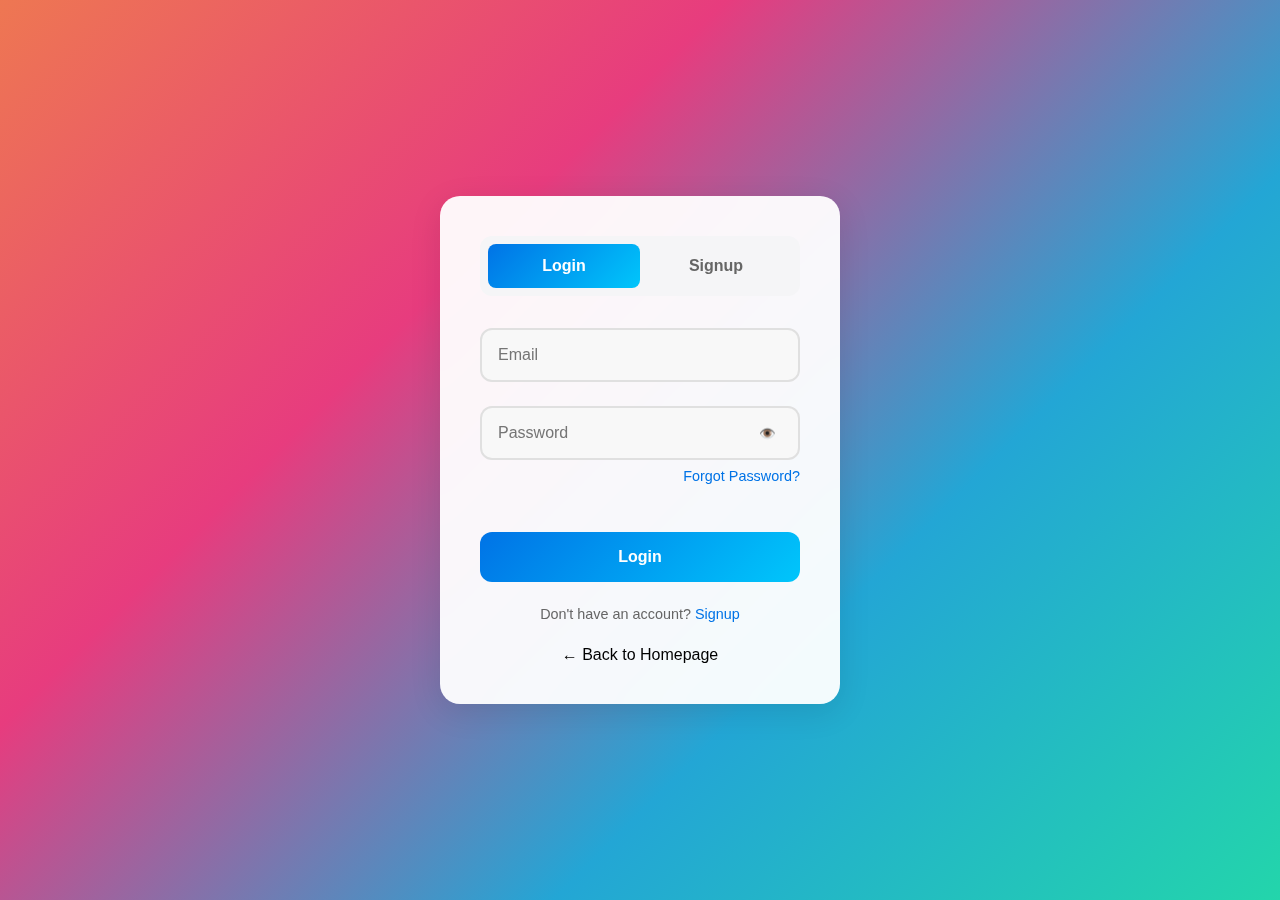
<file: complainttracking.html>
<!DOCTYPE html>
<html lang="en">

<head>
  <meta charset="UTF-8">
  <meta name="viewport" content="width=device-width, initial-scale=1.0">
  <title>UrbanFix - Complaint Tracking</title>
    <link rel="stylesheet" href="styles/pro.css">
  <style>
    /* Base Styles with Updated Brand Colors */
    :root {
      --primary-color: #0071e3;
      --secondary-color: #86868b;
      --background-color: #f5f5f7;
      --card-background: #ffffff;
      --text-primary: #1d1d1f;
      --text-secondary: #86868b;
      --sidebar-width: 270px;
      --header-height: 60px;
      --border-radius: 16px;
      --shadow-sm: 0 2px 8px rgba(0, 0, 0, 0.06);
      --shadow-md: 0 8px 24px rgba(0, 0, 0, 0.08);
      --primary-hover: #0062c1;
    }
    
    * {
      margin: 0;
      padding: 0;
      box-sizing: border-box;
      font-family: 'Inter', -apple-system, BlinkMacSystemFont, 'SF Pro Display', sans-serif;
    }
    
    body {
      background-color: var(--background-color);
      color: var(--text-primary);
      min-height: 100vh;
    }
    
    .layout {
      display: flex;
      min-height: 100vh;
    }
    
  /* Sidebar Navigation */
  .sidebar {
    position: fixed;
    width: var(--sidebar-width);
    height: 100vh;
    background: var(--card-background);
    padding: 2rem 1rem;
    border-right: 1px solid rgba(0, 0, 0, 0.06);
    display: flex;
    flex-direction: column;
    gap: 2rem;
    z-index: 100;
  }
  
  .nav-brand {
    font-size: 1.5rem;
    font-weight: 600;
    color: var(--primary-color);
    padding: 0 1rem;
    margin-bottom: 1rem;
  }
  
  .nav-links {
    display: flex;
    flex-direction: column;
    gap: 0.5rem;
  }
  
  .nav-link {
    display: flex;
    align-items: center;
    gap: 1rem;
    padding: 0.875rem 1rem;
    color: var(--text-primary);
    text-decoration: none;
    border-radius: 10px;
    transition: all 0.2s ease;
  }
  
  .nav-link:hover {
    background-color: rgba(0, 0, 0, 0.04);
  }
  
  .nav-link.active {
    background-color: rgba(0, 113, 227, 0.1);
    color: var(--primary-color);
  }
  
  
  /* Main Content */
  .main-content {
    flex: 1;
    margin-left: var(--sidebar-width);
    padding: 3rem;
  }
    

    .container {
      max-width: 1200px;
      margin: 0 auto;
    }
    
    .page-title {
      font-size: 1.75rem;
      font-weight: 600;
      margin-bottom: 2rem;
      color: var(--text-primary);
    }
    
    /* Complaints List */
    .complaints-list {
      background: var(--card-background);
      border-radius: var(--border-radius);
      padding: 1.5rem;
      box-shadow: var(--shadow-md);
    }
    
    .complaints-header {
      display: flex;
      justify-content: space-between;
      align-items: center;
      margin-bottom: 1.5rem;
    }
    
    .list-title {
      font-size: 1.2rem;
      font-weight: 600;
      color: var(--text-primary);
    }
    
    .search-box {
      display: flex;
      background: var(--background-color);
      border-radius: 8px;
      padding: 8px 16px;
      width: 250px;
    }
    
    .search-box input {
      border: none;
      background: transparent;
      outline: none;
      width: 100%;
      font-size: 14px;
      color: var(--text-primary);
    }

    .complaint-card {
      display: flex;
      padding: 1rem;
      border-bottom: 1px solid #eee;
      cursor: pointer;
      transition: background-color 0.2s;
    }
    
    .complaint-card:hover {
      background-color: rgba(0, 0, 0, 0.02);
    }
    
    .complaint-card:last-child {
      border-bottom: none;
    }
    
    .complaint-icon {
      width: 40px;
      height: 40px;
      border-radius: 50%;
      background: rgba(0, 113, 227, 0.1);
      display: flex;
      align-items: center;
      justify-content: center;
      margin-right: 1rem;
      color: var(--primary-color);
    }
    
    .complaint-details {
      flex: 1;
    }
    
    .complaint-title {
      font-weight: 600;
      margin-bottom: 0.25rem;
      color: var(--text-primary);
    }
    
    .complaint-status {
      font-size: 0.875rem;
      color: var(--text-secondary);
    }
    
    .complaint-location {
      font-size: 0.875rem;
      color: var(--text-secondary);
      margin-top: 0.5rem;
    }
    
    .complaint-date {
      font-size: 0.75rem;
      color: var(--text-secondary);
      text-align: right;
    }
    
    /* Status Badge */
    .status-badge {
      display: inline-block;
      padding: 2px 8px;
      border-radius: 12px;
      font-size: 0.75rem;
      font-weight: 500;
    }
    
    .status-pending {
      background-color: #fff3e0;
      color: #ff9800;
    }
    
    .status-working {
      background-color: #e3f2fd;
      color: #2196f3;
    }
    
    .status-finished {
      background-color: #e8f5e9;
      color: #4caf50;
    }

    /* Loading Indicator */
    .loading {
      text-align: center;
      padding: 2rem;
      color: var(--text-secondary);
    }

    .loading-spinner {
      width: 40px;
      height: 40px;
      margin: 0 auto;
      border: 3px solid rgba(0, 113, 227, 0.1);
      border-radius: 50%;
      border-top: 3px solid var(--primary-color);
      animation: spin 1s linear infinite;
    }

    .loading-container {
      display: flex;
      flex-direction: column;
      align-items: center;
      justify-content: center;
      padding: 2rem;
    }

    @keyframes spin {
      0% { transform: rotate(0deg); }
      100% { transform: rotate(360deg); }
    }

    /* Error Message */
    .error-message {
      text-align: center;
      padding: 2rem;
      color: #f44336;
      background-color: #ffebee;
      border-radius: 8px;
      margin: 1rem 0;
    }
    
    /* Toast Container */
    #toastContainer {
      position: fixed;
      top: 20px;
      right: 20px;
      z-index: 2000;
    }

    .toast {
      background-color: #323232;
      color: white;
      padding: 12px 24px;
      border-radius: 4px;
      margin-bottom: 10px;
      box-shadow: 0 2px 10px rgba(0, 0, 0, 0.2);
      opacity: 1;
      transition: opacity 0.3s ease;
    }

    .toast.error {
      background-color: #d32f2f;
    }
    
    /* Mobile Header */
    .mobile-header {
      display: none;
      align-items: center;
      justify-content: space-between;
      padding: 1rem;
      background-color: var(--card-background);
      box-shadow: var(--shadow-sm);
    }
    
    .menu-icon {
      font-size: 1.5rem;
      cursor: pointer;
    }
    
    .nav-overlay {
      display: none;
      position: fixed;
      top: 0;
      left: 0;
      right: 0;
      bottom: 0;
      background-color: rgba(0, 0, 0, 0.5);
      z-index: 90;
    }
    
    /* Responsive Styles */
    @media (max-width: 768px) {
      .sidebar {
        transform: translateX(-280px);
        transition: transform 0.3s ease;
      }
      
      .sidebar.active {
        transform: translateX(0);
      }
      
      .main-content {
        margin-left: 0;
        padding: 1rem;
      }
      
      .mobile-header {
        display: flex;
        position: sticky;
        top: 0;
        z-index: 10;
      }
      
      .nav-overlay.active {
        display: block;
      }
      
      .complaints-header {
        flex-direction: column;
        align-items: flex-start;
        gap: 1rem;
      }
      
      .search-box {
        width: 100%;
      }
    }
  </style>
</head>

<body>
  <div class="layout">
    <!-- Sidebar Navigation -->
    <nav class="sidebar" id="sidebar">
      <div class="nav-brand">UrbanFix</div>
      <div class="nav-links">
        <a href="homepage.html" class="nav-link">
          <span>🏠</span>
          <span>Home</span>
        </a>
        <a href="profile.html" class="nav-link">
          <span>👤</span>
          <span>Profile</span>
        </a>
        <a href="complainttracking.html" class="nav-link active">
          <span>📍</span>
          <span>Complaint Tracking</span>
        </a>
        <a href="#" onclick="logout()" class="nav-link">
          <span>🚪</span>
          <span>Logout</span>
        </a>
      </div>
    </nav>

    <!-- Mobile Header -->
    <header class="mobile-header">
      <div class="menu-icon" onclick="toggleNav()">☰</div>
      <div class="nav-brand">UrbanFix</div>
    </header>

    <!-- Nav Overlay -->
    <div class="nav-overlay" id="navOverlay" onclick="toggleNav()"></div>

    <!-- Main Content -->
    <main class="main-content">
      <div class="container">
        <h1 class="page-title">Complaint Tracking</h1>

        <div class="complaints-list">
          <div class="complaints-header">
            <h2 class="list-title">Your Complaints</h2>
            <div class="search-box">
              <input type="text" placeholder="Search complaints..." id="search-input">
            </div>
          </div>

          <div id="complaints-container">
            <!-- Complaint cards will be loaded here -->
            <div class="loading-container">
              <div class="loading-spinner"></div>
              <p style="margin-top: 1rem; color: var(--text-secondary);">Loading complaints...</p>
            </div>
          </div>
        </div>
      </div>
    </main>
  </div>

  <script>
    // Configuration and constants
    const backendUrl = 'https://urbanfixbackend.vercel.app';
    const token = localStorage.getItem('token');
    
    // DOM elements
    const complaintsContainer = document.getElementById('complaints-container');
    const sidebar = document.getElementById('sidebar');
    const navOverlay = document.getElementById('navOverlay');
    
    // Global variables
    let toastTimeout = null;
    
    // Redirect if not logged in
    if (!token) {
      window.location.href = 'login.html';
    }
    
    // Toast notification function
    function showToast(message, isError = false) {
      // Clear any existing toast timeout
      if (toastTimeout) {
        clearTimeout(toastTimeout);
      }
      
      const container = document.getElementById('toastContainer') || createToastContainer();
      
      // Remove existing toasts
      while (container.firstChild) {
        container.removeChild(container.firstChild);
      }
      
      const toast = document.createElement('div');
      toast.className = `toast ${isError ? 'error' : ''}`;
      toast.textContent = message;
      
      container.appendChild(toast);

      // Remove toast after animation
      toastTimeout = setTimeout(() => {
        toast.style.opacity = '0';
        setTimeout(() => {
          toast.remove();
        }, 300);
      }, 3000);
    }

    function createToastContainer() {
      const container = document.createElement('div');
      container.id = 'toastContainer';
      document.body.appendChild(container);
      return container;
    }
    
    // Toggle sidebar navigation
    function toggleNav() {
      sidebar.classList.toggle('active');
      navOverlay.classList.toggle('active');
      document.body.style.overflow = sidebar.classList.contains('active') ? 'hidden' : '';
    }
    
    // Function to open complaint details
    function openComplaintDetails(id) {
      window.location.href = `complaint-details.html?id=${id}`;
    }
    
    // Logout function
    function logout() {
      localStorage.removeItem('token');
      window.location.href = 'login.html';
    }
    
    // Format date function
    function formatDate(dateString) {
      const date = new Date(dateString);
      const options = { month: 'short', day: 'numeric', year: 'numeric' };
      return date.toLocaleDateString('en-US', options);
    }

    // Get status badge class
    function getStatusBadgeClass(status) {
      switch (status.toLowerCase()) {
        case 'submitted':
          return 'status-pending';
        case 'in progress':
          return 'status-working';
        case 'resolved':
          return 'status-finished';
        default:
          return 'status-pending';
      }
    }

    // Create complaint card
    function createComplaintCard(complaint) {
      return `
        <div class="complaint-card" onclick="openComplaintDetails('${complaint.id}')">
          <div class="complaint-icon">📊</div>
          <div class="complaint-details">
            <h3 class="complaint-title">${complaint.title}</h3>
            <div class="complaint-status">
              Status: <span class="status-badge ${getStatusBadgeClass(complaint.status)}">${complaint.status}</span>
            </div>
            <div class="complaint-location">📍 ${complaint.location || 'No location specified'}</div>
          </div>
          <div class="complaint-date">${formatDate(complaint.created_at || complaint.createdAt)}</div>
        </div>
      `;
    }

    // Fetch and render complaints
    async function fetchComplaints() {
      try {
        complaintsContainer.innerHTML = `
          <div class="loading-container">
            <div class="loading-spinner"></div>
            <p style="margin-top: 1rem; color: var(--text-secondary);">Loading complaints...</p>
          </div>
        `;
        
        const controller = new AbortController();
        const timeoutId = setTimeout(() => controller.abort(), 10000);

        const response = await fetch(`${backendUrl}/complaints`, {
          headers: { 
            'Authorization': token,
            'Content-Type': 'application/json'
          },
          signal: controller.signal
        });
        
        clearTimeout(timeoutId);
        
        if (!response.ok) {
          const errorData = await response.json();
          throw new Error(errorData.message || 'Failed to load complaints');
        }
        
        const data = await response.json();
        const complaints = Array.isArray(data) ? data : data.complaints || [];
        
        if (complaints.length === 0) {
          complaintsContainer.innerHTML = `
            <div class="error-message" style="color: var(--text-secondary); background: transparent;">
              You haven't submitted any complaints yet.
            </div>
          `;
          return;
        }
        
        // Sort complaints by date (most recent first)
        const sortedComplaints = complaints.sort((a, b) => {
          const dateA = new Date(a.created_at || a.createdAt);
          const dateB = new Date(b.created_at || b.createdAt);
          return dateB - dateA;
        });
        
        let complaintsHTML = '';
        sortedComplaints.forEach(complaint => {
          complaintsHTML += createComplaintCard(complaint);
        });
        
        complaintsContainer.innerHTML = complaintsHTML;
        
        // Initialize search functionality
        initializeSearch();
      } catch (error) {
        console.error('Error fetching complaints:', error);
        
        const errorMessage = error.name === 'AbortError' 
          ? 'Request timed out. Please try again.'
          : error.message || 'Failed to load complaints. Please try again later.';

        complaintsContainer.innerHTML = `
          <div class="error-message">
            <p>${errorMessage}</p>
            <button 
              onclick="fetchComplaints()"
              style="
                margin-top: 1.5rem;
                padding: 0.75rem 1.5rem;
                background: var(--primary-color);
                color: white;
                border: none;
                border-radius: 8px;
                cursor: pointer;
                font-size: 0.875rem;
                font-weight: 500;
                transition: background-color 0.2s ease;
              "
              onmouseover="this.style.backgroundColor = 'var(--primary-hover)'"
              onmouseout="this.style.backgroundColor = 'var(--primary-color)'"
            >
              Retry
            </button>
          </div>
        `;
      }
    }
    
    // Initialize search functionality
    function initializeSearch() {
      const searchInput = document.getElementById('search-input');
      if (searchInput) {
        searchInput.addEventListener('input', function() {
          const searchTerm = this.value.toLowerCase();
          const cards = document.querySelectorAll('.complaint-card');
          
          cards.forEach(card => {
            const title = card.querySelector('.complaint-title').textContent.toLowerCase();
            const location = card.querySelector('.complaint-location').textContent.toLowerCase();
            
            if (title.includes(searchTerm) || location.includes(searchTerm)) {
              card.style.display = 'flex';
            } else {
              card.style.display = 'none';
            }
          });
        });
      }
    }
    
    // Load complaints when page loads
    document.addEventListener('DOMContentLoaded', function() {
      // Check authentication
      if (!token) {
        window.location.href = 'login.html';
        return;
      }
      
      fetchComplaints().catch(error => {
        console.error('Failed to load complaints:', error);
        showToast('Failed to load complaints. Please try again.', true);
      });
    });
  </script>
</body>

</html>
</file>
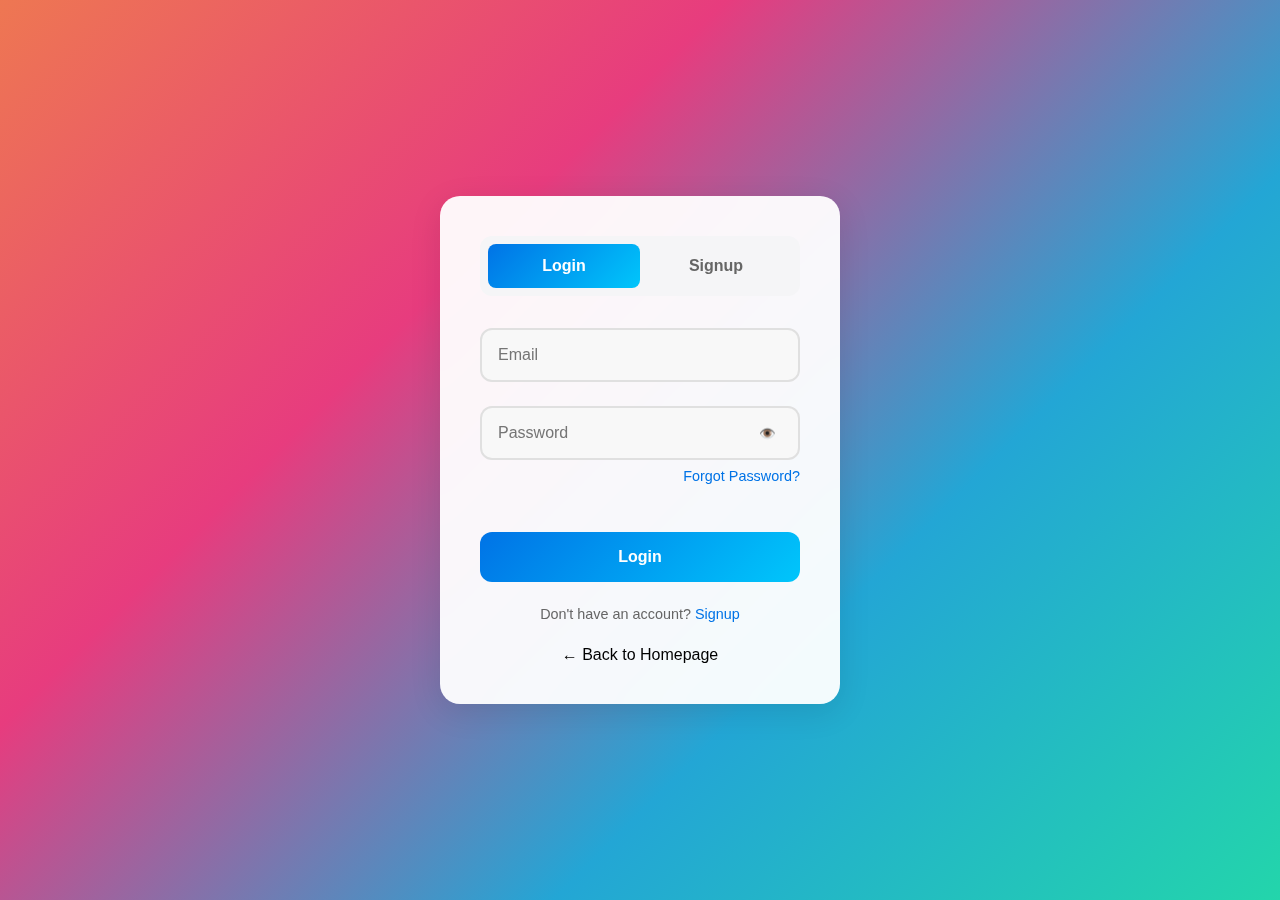
<file: homepage.html>
<!DOCTYPE html>
<html lang="en">

<head>
  <meta charset="UTF-8">
  <meta name="viewport" content="width=device-width, initial-scale=1.0">
  <title>UrbanFix - Home</title>
  <link rel="stylesheet" href="/styles/hmpg.css">
  <link rel="stylesheet" href="/styles/pro.css">
</head>

<body>
  <div class="layout">
    <!-- Sidebar Navigation -->
    <nav class="sidebar" id="sidebar">
      <div class="nav-brand">UrbanFix</div>
      <div class="nav-links">
        <a href="homepage.html" class="nav-link active">
          <span>🏠</span>
          <span>Home</span>
        </a>
        <a href="profile.html" class="nav-link">
          <span>👤</span>
          <span>Profile</span>
        </a>
        <a href="complainttracking.html" class="nav-link">
          <span>📍</span>
          <span>Complaint Tracking</span>
        </a>
        <a href="#" onclick="logout()" class="nav-link">
          <span>🚪</span>
          <span>Logout</span>
        </a>
      </div>
    </nav>

    <!-- Mobile Header -->
    <header class="mobile-header">
      <div class="menu-icon" onclick="toggleNav()">☰</div>
      <div class="nav-brand">UrbanFix</div>
    </header>

    <!-- Nav Overlay -->
    <div class="nav-overlay" id="navOverlay" onclick="toggleNav()"></div>
    
    <!-- Main Content -->
    <main class="main-content">
      <div class="container">
        <button class="complaint-button" onclick="showPopup()">New Complaint</button>

        <div class="filter-section">
          <button class="filter-button active" onclick="filterComplaints('all')">All</button>
          <button class="filter-button" onclick="filterComplaints('electricity')">Electricity</button>
          <button class="filter-button" onclick="filterComplaints('canteen')">Canteen</button>
          <button class="filter-button" onclick="filterComplaints('furniture')">Furniture</button>
          <button class="filter-button" onclick="filterComplaints('campus')">Campus</button>
        </div>

        <div id="complaint-feed" class="complaint-feed">
          <p>Loading complaints...</p>
        </div>
      </div>
    </main>
  </div>

  <div id="popup" class="popup">
    <div class="popup-content">
      <h2>Submit Complaint</h2>
      <input type="text" id="title" placeholder="Complaint Title">
      <textarea id="description" rows="4" placeholder="Complaint Description"></textarea>

      <div class="tags-input-container">
        <label>Select Categories:</label>
        <div class="tags-checkbox-group">
          <div class="tag-checkbox">
            <input type="checkbox" id="tag-electricity" value="electricity">
            <label for="tag-electricity">Electricity</label>
          </div>
          <div class="tag-checkbox">
            <input type="checkbox" id="tag-canteen" value="canteen">
            <label for="tag-canteen">Canteen</label>
          </div>
          <div class="tag-checkbox">
            <input type="checkbox" id="tag-furniture" value="furniture">
            <label for="tag-furniture">Furniture</label>
          </div>
          <div class="tag-checkbox">
            <input type="checkbox" id="tag-campus" value="campus">
            <label for="tag-campus">Campus</label>
          </div>
        </div>
      </div>

      <div class="image-upload-container">
        <label>Add Image Proof:</label>

        <!-- Camera capture container -->
        <div class="camera-container" id="cameraContainer" style="display: none;">
          <video id="cameraFeed" autoplay playsinline></video>
          <button type="button" id="captureBtn" class="capture-btn">
            <span class="capture-icon">📸</span>
          </button>
          <button type="button" id="switchCameraBtn" class="switch-camera-btn">
            <span class="switch-camera-icon">🔄</span>
          </button>
        </div>

        <!-- Preview container -->
        <div class="preview-container" id="previewContainer" style="display: none;">
          <img id="imagePreview" src="" alt="Preview">
          <div class="preview-actions">
            <button type="button" class="remove-btn" id="removeImageBtn">Remove</button>
            <button type="button" class="retake-btn" id="retakeBtn">Retake</button>
          </div>
        </div>

        <!-- Upload container -->
        <div class="upload-container" id="uploadContainer">
          <div class="upload-area" id="dropArea">
            <input type="file" id="fileInput" accept="image/*" style="display: none;">
            <div class="upload-content">
              <span class="upload-icon">📤</span>
              <p>Drag & drop an image here or</p>
              <button type="button" class="upload-btn" id="uploadBtn">Choose File</button>
              <button type="button" class="camera-btn" id="openCameraBtn">Open Camera</button>
            </div>
          </div>
        </div>
      </div>

      <div class="popup-buttons">
        <button id="submitBtn" onclick="submitComplaint(event)">Submit</button>
        <button onclick="hidePopup()">Cancel</button>
      </div>
    </div>
  </div>
  <script src="/scripts/common.js"></script>
</body>

</html>
</file>
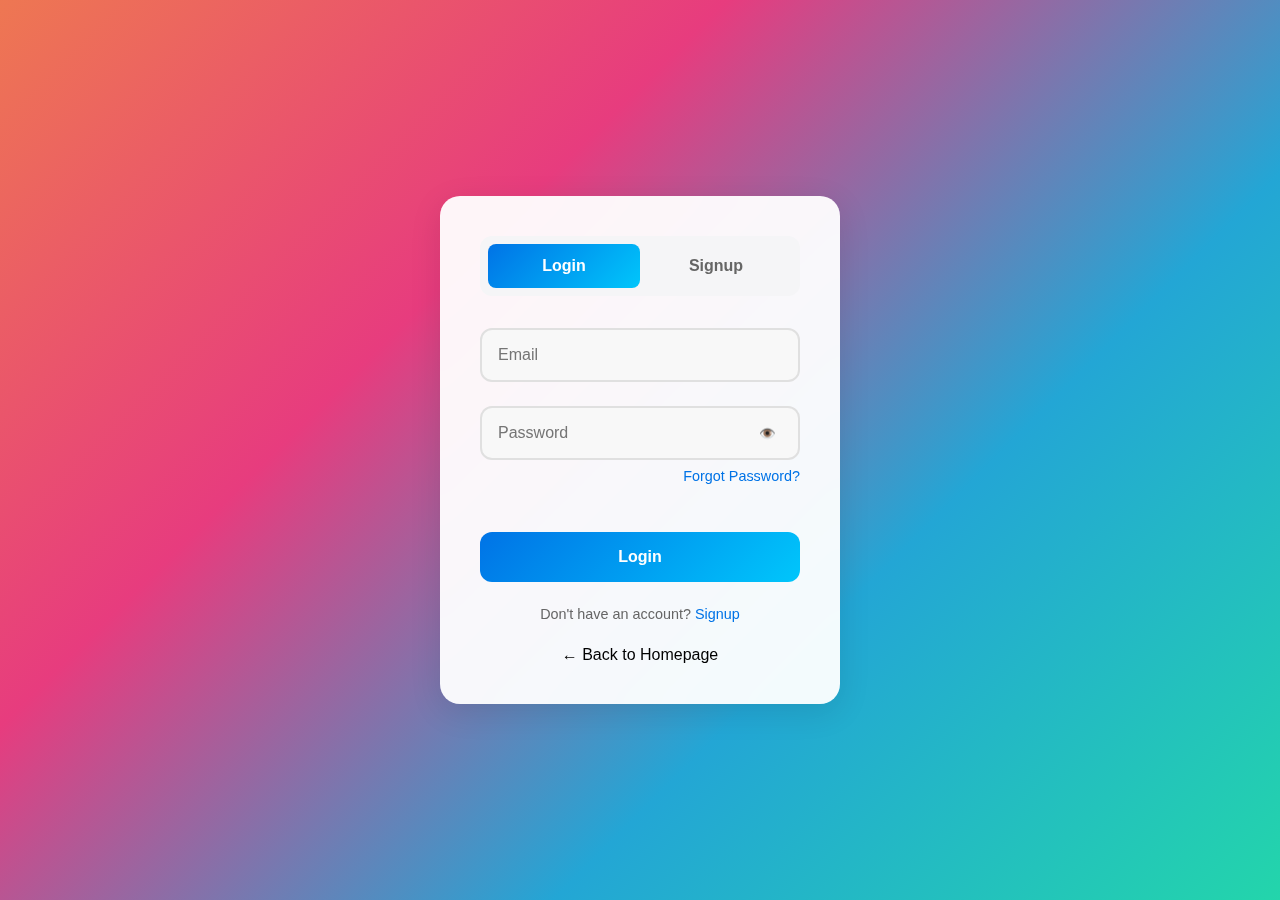
<file: login.html>
<!DOCTYPE html>
<html lang="en">
<head>
  <meta charset="UTF-8">
  <meta name="viewport" content="width=device-width, initial-scale=1.0">
  <title>Login & Signup</title>
  <style>
    /* Reset and base styles */
    * {
      margin: 0;
      padding: 0;
      box-sizing: border-box;
      font-family: -apple-system, BlinkMacSystemFont, 'Segoe UI', Roboto, Oxygen, Ubuntu, Cantarell, sans-serif;
    }

    body {
      margin: 0;
      padding: 2rem;
      display: flex;
      justify-content: center;
      align-items: center;
      min-height: 100vh;
      background: linear-gradient(135deg, #ee7752, #e73c7e, #23a6d5, #23d5ab);
    }

    /* Main container styles */
    .container {
      background: rgba(255, 255, 255, 0.95);
      padding: 2.5rem;
      border-radius: 20px;
      box-shadow: 0 8px 32px rgba(0, 0, 0, 0.1);
      width: 100%;
      max-width: 400px;
      backdrop-filter: blur(10px);
      animation: slideUp 0.5s ease forwards;
    }

    /* Header tab styles */
    .header {
      display: flex;
      justify-content: space-between;
      margin-bottom: 2rem;
      background: #f5f5f7;
      border-radius: 12px;
      padding: 0.5rem;
      position: relative;
    }

    .header button {
      flex: 1;
      background: none;
      border: none;
      font-size: 1rem;
      font-weight: 600;
      padding: 0.8rem;
      cursor: pointer;
      border-radius: 8px;
      transition: all 0.3s ease;
      color: #666;
      z-index: 1;
    }

    .header .active {
      color: #fff;
    }

    /* Slider animation for tabs */
    .slider {
      position: absolute;
      height: calc(100% - 1rem);
      width: calc(50% - 0.5rem);
      border-radius: 8px;
      background: linear-gradient(135deg, #0073e6, #00c6fb);
      top: 0.5rem;
      left: 0.5rem;
      transition: transform 0.3s ease;
    }

    .slider.right {
      transform: translateX(100%);
    }

    /* Form styles */
    form {
      display: none;
      opacity: 0;
      transition: opacity 0.3s ease;
    }

    form.active {
      display: flex;
      flex-direction: column;
      gap: 1.5rem;
      opacity: 1;
    }

    .input-group {
      position: relative;
    }

    input {
      width: 100%;
      padding: 1rem;
      border: 2px solid #e0e0e0;
      border-radius: 12px;
      font-size: 1rem;
      background: #f8f8f8;
      transition: all 0.3s ease;
    }

    input:focus {
      border-color: #0073e6;
      background: #fff;
      outline: none;
      box-shadow: 0 0 0 4px rgba(0, 115, 230, 0.1);
    }
    .back-link {
      display: block;
      text-align: center;
      margin-top: 1.5rem;
      color: var(--dark-color);
      text-decoration: none;
    }

    .back-link:hover {
      color: var(--primary-color);
    }
    /* Password toggle button */
    .password-toggle {
      position: absolute;
      right: 1rem;
      top: 50%;
      transform: translateY(-50%);
      background: none;
      border: none;
      cursor: pointer;
      color: #666;
      padding: 0.5rem;
      border-radius: 50%;
    }

    /* Submit button styles */
    button[type="submit"] {
      background: linear-gradient(135deg, #0073e6, #00c6fb);
      color: #fff;
      border: none;
      border-radius: 12px;
      padding: 1rem;
      font-size: 1rem;
      font-weight: 600;
      cursor: pointer;
      transition: all 0.3s ease;
      margin-top: 0.5rem;
    }

    button[type="submit"]:hover {
      transform: translateY(-1px);
      box-shadow: 0 4px 12px rgba(0, 115, 230, 0.2);
    }

    /* Footer and links */
    .footer {
      margin-top: 1.5rem;
      text-align: center;
      font-size: 0.9rem;
      color: #666;
    }

    .footer a, .forgot-password {
      color: #0073e6;
      text-decoration: none;
      font-weight: 500;
      cursor: pointer;
    }

    .footer a:hover, .forgot-password:hover {
      color: #005bb5;
      text-decoration: underline;
    }

    .forgot-password {
      display: block;
      text-align: right;
      font-size: 0.9rem;
      margin-top: -1rem;
      margin-bottom: 1rem;
    }

    /* Error message styles */
    .error-message {
      color: #ef4444;
      margin-top: 0.5rem;
      font-size: 0.9rem;
      text-align: center;
    }

    /* Responsive styles */
    @media (max-width: 480px) {
      body {
        padding: 1rem;
      }
      
      .container {
        padding: 1.5rem;
      }
    }
  </style>
</head>
<body>
  
  <div class="container">
    <!-- Tab navigation -->
    <div class="header">
      <div class="slider"></div>
      <button id="login-btn" class="active">Login</button>
      <button id="signup-btn">Signup</button>
    </div>

    <!-- Login Form -->
    <form id="login-form" class="active">
      <div class="input-group">
        <input type="email" id="login-email" placeholder="Email" required>
      </div>
      <div class="input-group">
        <input type="password" id="login-password" placeholder="Password" required>
        <button type="button" class="password-toggle">👁️</button>
      </div>
      <a href="#" class="forgot-password">Forgot Password?</a>
      <button type="submit">Login</button>
    </form>

    <!-- Signup Form -->
    <form id="signup-form">
      <div class="input-group">
        <input type="text" id="signup-name" placeholder="Name" required>
      </div>
      <div class="input-group">
        <input type="email" id="signup-email" placeholder="Email" required>
      </div>
      <div class="input-group">
        <input type="password" id="signup-password" placeholder="Password" required>
        <button type="button" class="password-toggle">👁️</button>
      </div>
      <div class="input-group">
        <input type="password" id="signup-confirm-password" placeholder="Confirm Password" required>
        <button type="button" class="password-toggle">👁️</button>
      </div>
      <button type="submit">Signup</button>
    </form>

    <div class="footer" id="toggle-footer">
      Don't have an account? <a id="toggle-link">Signup</a>
    </div>
    <a href="index.html" class="back-link">← Back to Homepage</a>
  </div>

  <script>
    // DOM Elements
    const loginBtn = document.getElementById('login-btn');
    const signupBtn = document.getElementById('signup-btn');
    const loginForm = document.getElementById('login-form');
    const signupForm = document.getElementById('signup-form');
    const toggleFooter = document.getElementById('toggle-footer');
    const slider = document.querySelector('.slider');
    const backendUrl = 'https://urbanfixbackend.vercel.app'; 

    // Toggle between login and signup forms
    function toggleForms(isLogin) {
      loginForm.classList.toggle('active', isLogin);
      signupForm.classList.toggle('active', !isLogin);
      loginBtn.classList.toggle('active', isLogin);
      signupBtn.classList.toggle('active', !isLogin);
      slider.classList.toggle('right', !isLogin);
      toggleFooter.innerHTML = isLogin ? 
        'Don\'t have an account? <a id="toggle-link">Signup</a>' : 
        'Already have an account? <a id="toggle-link">Login</a>';
    }

    // Event Listeners
    loginBtn.addEventListener('click', () => toggleForms(true));
    signupBtn.addEventListener('click', () => toggleForms(false));
    toggleFooter.addEventListener('click', (e) => {
      if (e.target.id === 'toggle-link') {
        toggleForms(signupForm.classList.contains('active'));
      }
    });

    // Password visibility toggle
    document.querySelectorAll('.password-toggle').forEach(toggle => {
      toggle.addEventListener('click', (e) => {
        const input = e.target.previousElementSibling;
        const type = input.type === 'password' ? 'text' : 'password';
        input.type = type;
        e.target.textContent = type === 'password' ? '👁️' : '🔒';
      });
    });

    // Form submission handlers
    async function handleSubmit(endpoint, formData) {
      try {
        const response = await fetch(`${backendUrl}/${endpoint}`, {
          method: 'POST',
          headers: { 'Content-Type': 'application/json' },
          body: JSON.stringify(formData)
        });

        const data = await response.json();
        if (response.ok) {
          localStorage.setItem('token', data.token);
          window.location.href = 'homepage.html' ;
        } else {
          throw new Error(data.message || `${endpoint} failed`);
        }
      } catch (error) {
        showError(error.message);
      }
    }

    // Error display helper
    function showError(message) {
      const errorDiv = document.createElement('div');
      errorDiv.className = 'error-message';
      errorDiv.textContent = message;
      document.querySelector('form.active').appendChild(errorDiv);
      setTimeout(() => errorDiv.remove(), 3000);
    }

    // Form submission event listeners
    loginForm.addEventListener('submit', async (e) => {
      e.preventDefault();
      const formData = {
        email: document.getElementById('login-email').value,
        password: document.getElementById('login-password').value
      };
      await handleSubmit('login', formData);
    });

    signupForm.addEventListener('submit', async (e) => {
      e.preventDefault();
      const password = document.getElementById('signup-password').value;
      const confirmPassword = document.getElementById('signup-confirm-password').value;
      
      if (password !== confirmPassword) {
        showError('Passwords do not match!');
        return;
      }

      const formData = {
        name: document.getElementById('signup-name').value,
        email: document.getElementById('signup-email').value,
        password
      };
      await handleSubmit('signup', formData);
    });
  </script>
</body>
</html>
</file>
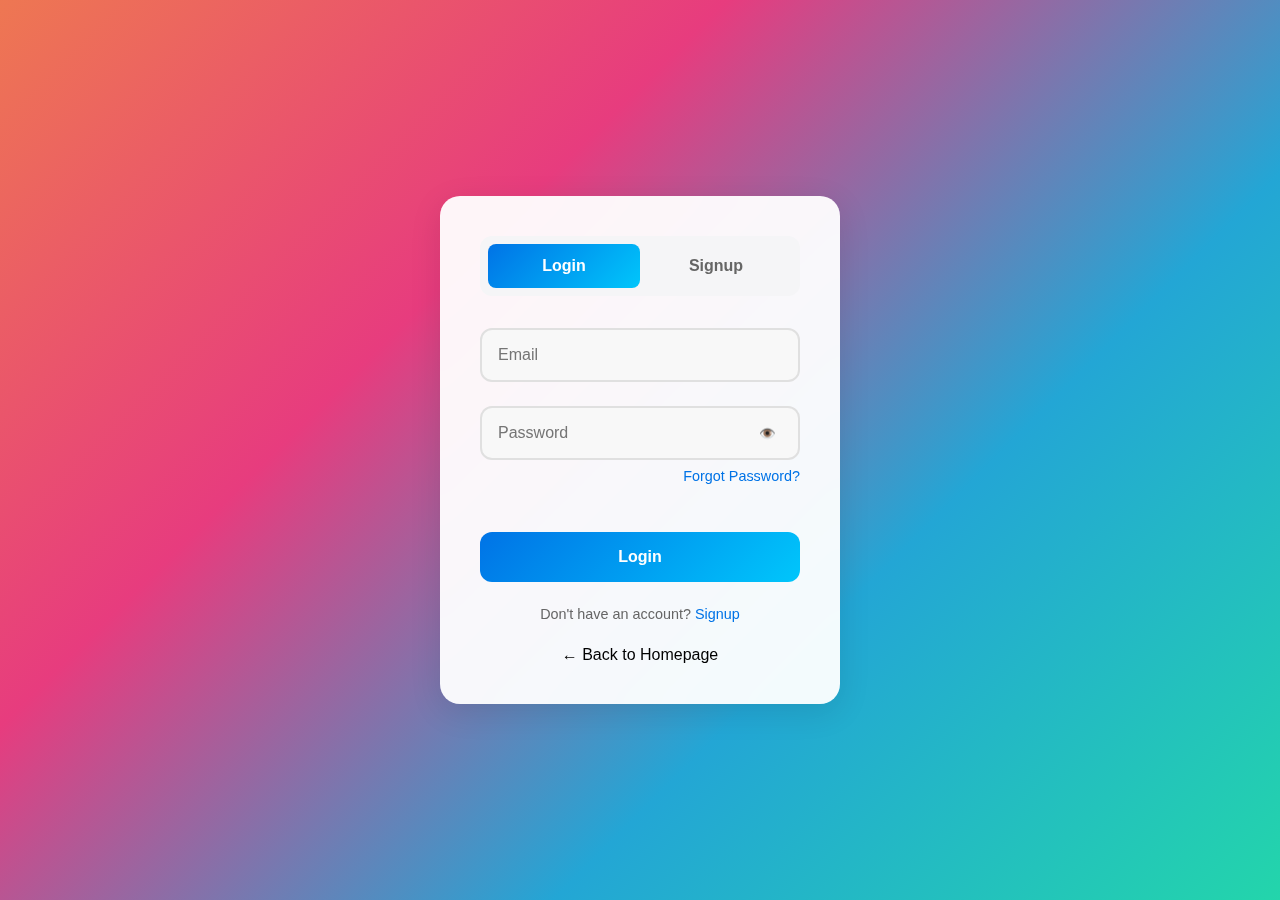
<file: profile.html>
<!DOCTYPE html>
<html lang="en">
<head>
  <meta charset="UTF-8">
  <meta name="viewport" content="width=device-width, initial-scale=1.0">
  <title>UrbanFix - Profile</title>
  <link rel="stylesheet" href="/styles/pro.css">
  <link rel="stylesheet" href="/styles/hmpg.css">
</head>
<body>
  <div class="layout">
    <!-- Sidebar Navigation -->
    <nav class="sidebar" id="sidebar">
      <div class="nav-brand">UrbanFix</div>
      <div class="nav-links">
        <a href="homepage.html" class="nav-link">
          <span>🏠</span>
          <span>Home</span>
        </a>
        <a href="profile.html" class="nav-link active">
          <span>👤</span>
          <span>Profile</span>
        </a>
        <a href="complainttracking.html" class="nav-link">
          <span>📍</span>
          <span>Complaint Tracking</span>
        </a>
        <a href="#" onclick="logout()" class="nav-link">
          <span>🚪</span>
          <span>Logout</span>
        </a>
      </div>
    </nav>

    <!-- Mobile Header -->
    <header class="mobile-header">
      <div class="menu-icon" onclick="toggleNav()">☰</div>
      <div class="nav-brand">UrbanFix</div>
    </header>

    <!-- Nav Overlay -->
    <div class="nav-overlay" id="navOverlay" onclick="toggleNav()"></div>

    <!-- Main Content -->
    <main class="main-content">
      <div id="profile-section" class="profile-section">
        <!-- Profile Header -->
        <div class="profile-header">
          <div class="profile-info">
            <div class="profile-avatar" id="avatar"></div>
            <div class="profile-details">
              <h2 class="profile-name" id="name">Loading...</h2>
              <p class="profile-email" id="email">Loading...</p>
              <button id="edit-profile-btn" class="edit-profile-btn">Edit Profile</button>
            </div>
          </div>
          <div class="profile-stats">
            <div class="stat-item">
              <div class="stat-value" id="total-complaints">0</div>
              <div class="stat-label">Total Complaints</div>
            </div>
            <div class="stat-item">
              <div class="stat-value" id="total-upvotes">0</div>
              <div class="stat-label">Total Upvotes</div>
            </div>
          </div>
        </div>

        <!-- Complaints Section -->
        <section class="complaints-section">
          <div class="complaints-header">
            <h2 class="complaints-title">My Complaints</h2>
          </div>
          <div id="complaints-list" class="complaints-grid">
            <div class="loading-container">
              <div class="loading-spinner"></div>
            </div>
          </div>
        </section>
      </div>
    </main>
  </div>

  <!-- Edit Profile Modal -->
  <div id="edit-profile-modal" class="modal">
    <div class="modal-content">
      <div class="modal-header">
        <h2>Edit Profile</h2>
        <span class="close-modal" id="close-edit-profile">&times;</span>
      </div>
      <div class="modal-body">
        <div class="form-group">
          <label for="display-name">Display Name</label>
          <input type="text" id="display-name" placeholder="Enter your display name">
        </div>
      </div>
      <div class="modal-footer">
        <button id="save-profile-btn" class="primary-btn">Save Changes</button>
        <button id="cancel-profile-btn" class="secondary-btn">Cancel</button>
      </div>
    </div>
  </div>
  
  <!-- Make sure to use the correct script filename -->
  <script src="/scripts/profile.js"></script>
</body>
</html>
</file>
<file: styles/pro.css>
:root {
    --primary-color: #0071e3;
    --secondary-color: #86868b;
    --background-color: #f5f5f7;
    --card-background: #ffffff;
    --text-primary: #1d1d1f;
    --text-secondary: #86868b;
    --sidebar-width: 270px;
    --header-height: 60px;
    --border-radius: 16px;
    --shadow-sm: 0 2px 8px rgba(0, 0, 0, 0.06);
    --shadow-md: 0 8px 24px rgba(0, 0, 0, 0.08);
  }
  
  * {
    margin: 0;
    padding: 0;
    box-sizing: border-box;
  }
  
  body {
    font-family: -apple-system, BlinkMacSystemFont, 'SF Pro Display', sans-serif;
    background-color: var(--background-color);
    color: var(--text-primary);
    line-height: 1.5;
    -webkit-font-smoothing: antialiased;
  }
  
  .layout {
    display: flex;
    min-height: 100vh;
  }
  
  /* Sidebar Navigation */
  .sidebar {
    position: fixed;
    width: var(--sidebar-width);
    height: 100vh;
    background: var(--card-background);
    padding: 2rem 1rem;
    border-right: 1px solid rgba(0, 0, 0, 0.06);
    display: flex;
    flex-direction: column;
    gap: 2rem;
    z-index: 100;
  }
  
  .nav-brand {
    font-size: 1.5rem;
    font-weight: 600;
    color: var(--primary-color);
    padding: 0 1rem;
    margin-bottom: 1rem;
  }
  
  .nav-links {
    display: flex;
    flex-direction: column;
    gap: 0.5rem;
  }
  
  .nav-link {
    display: flex;
    align-items: center;
    gap: 1rem;
    padding: 0.875rem 1rem;
    color: var(--text-primary);
    text-decoration: none;
    border-radius: 10px;
    transition: all 0.2s ease;
  }
  
  .nav-link:hover {
    background-color: rgba(0, 0, 0, 0.04);
  }
  
  .nav-link.active {
    background-color: rgba(0, 113, 227, 0.1);
    color: var(--primary-color);
  }
  
  /* Mobile Header */
  .mobile-header {
    display: none;
    position: fixed;
    top: 0;
    left: 0;
    right: 0;
    height: var(--header-height);
    background: rgba(255, 255, 255, 0.8);
    backdrop-filter: blur(20px);
    -webkit-backdrop-filter: blur(20px);
    padding: 0 1.5rem;
    align-items: center;
    justify-content: space-between;
    z-index: 90;
  }
  
  /* Main Content */
  .main-content {
    flex: 1;
    margin-left: var(--sidebar-width);
    padding: 3rem;
  }
  
  /* Profile Section */
  .profile-section {
    max-width: 1000px;
    margin: 0 auto;
  }
  
  .profile-header {
    background: var(--card-background);
    border-radius: var(--border-radius);
    padding: 2.5rem;
    box-shadow: var(--shadow-md);
    margin-bottom: 2rem;
  }
  
  .profile-info {
    display: flex;
    align-items: center;
    gap: 2.5rem;
    margin-bottom: 3rem;
  }
  
  .profile-avatar {
    width: 120px;
    height: 120px;
    border-radius: 60px;
    background: linear-gradient(135deg, #0071e3, #00c7be);
    display: flex;
    align-items: center;
    justify-content: center;
    color: white;
    font-size: 2.5rem;
    font-weight: 600;
    box-shadow: var(--shadow-sm);
  }
  
  .profile-details {
    flex: 1;
  }
  
  .profile-name {
    font-size: 2.5rem;
    font-weight: 600;
    margin-bottom: 0.5rem;
    color: var(--text-primary);
  }
  
  .profile-email {
    color: var(--text-secondary);
    font-size: 1.1rem;
  }
  
  .profile-stats {
    display: grid;
    grid-template-columns: repeat(auto-fit, minmax(200px, 1fr));
    gap: 2rem;
    padding-top: 2rem;
    border-top: 1px solid rgba(0, 0, 0, 0.08);
  }
  
  .stat-item {
    background: var(--background-color);
    border-radius: var(--border-radius);
    padding: 2rem;
    text-align: center;
    transition: transform 0.2s ease;
  }
  
  .stat-item:hover {
    transform: translateY(-4px);
  }
  
  .stat-value {
    font-size: 2.5rem;
    font-weight: 600;
    color: var(--primary-color);
    margin-bottom: 0.5rem;
  }
  
  .stat-label {
    color: var(--text-secondary);
    font-size: 1rem;
    font-weight: 500;
  }
  
  /* Complaints Section */
  .complaints-section {
    margin-top: 3rem;
  }
  
  .complaints-header {
    margin-bottom: 2rem;
  }
  
  .complaints-title {
    font-size: 1.75rem;
    font-weight: 600;
    color: var(--text-primary);
  }
  
  .complaints-grid {
    display: grid;
    grid-template-columns: repeat(auto-fill, minmax(320px, 1fr));
    gap: 2rem;
  }
  
  .complaint-card {
    background: var(--card-background);
    border-radius: var(--border-radius);
    padding: 1.75rem;
    box-shadow: var(--shadow-sm);
    transition: all 0.3s ease;
  }
  
  .complaint-card:hover {
    transform: translateY(-4px);
    box-shadow: var(--shadow-md);
  }
  
  .complaint-title {
    font-size: 1.25rem;
    font-weight: 600;
    margin-bottom: 1rem;
    color: var(--text-primary);
  }
  
  .complaint-meta {
    display: flex;
    justify-content: space-between;
    color: var(--text-secondary);
    font-size: 0.9rem;
    margin-bottom: 1rem;
  }
  
  .complaint-description {
    color: var(--text-primary);
    margin-bottom: 1.25rem;
    line-height: 1.6;
  }
  
  .complaint-tags {
    display: flex;
    flex-wrap: wrap;
    gap: 0.5rem;
  }
  
  .tag {
    background: var(--background-color);
    padding: 0.4rem 1rem;
    border-radius: 20px;
    font-size: 0.875rem;
    color: var(--text-secondary);
  }
  
  /* Navigation Overlay */
  .nav-overlay {
    display: none;
    position: fixed;
    inset: 0;
    background: rgba(0, 0, 0, 0.3);
    backdrop-filter: blur(4px);
    -webkit-backdrop-filter: blur(4px);
    z-index: 90;
    opacity: 0;
    transition: opacity 0.3s ease;
  }
  
  /* Responsive Design */
  @media (max-width: 1024px) {
    .complaints-grid {
      grid-template-columns: repeat(auto-fill, minmax(280px, 1fr));
    }
  }
  
  @media (max-width: 768px) {
    .sidebar {
      transform: translateX(-100%);
      transition: transform 0.3s ease;
    }
  
    .sidebar.active {
      transform: translateX(0);
    }
  
    .mobile-header {
      display: flex;
    }
  
    .main-content {
      margin-left: 0;
      padding: calc(var(--header-height) + 2rem) 1.5rem 2rem;
    }
  
    .profile-info {
      flex-direction: column;
      text-align: center;
    }
  
    .profile-stats {
      grid-template-columns: repeat(2, 1fr);
    }
  
    .complaints-grid {
      grid-template-columns: 1fr;
    }
  
    .nav-overlay.active {
      display: block;
      opacity: 1;
    }
  }
  
  @media (max-width: 480px) {
    .profile-stats {
      grid-template-columns: 1fr;
    }
  
    .main-content {
      padding: calc(var(--header-height) + 1.5rem) 1rem 1.5rem;
    }
}  

/* Edit Profile Button */
.edit-profile-btn {
  margin-top: 10px;
  padding: 6px 12px;
  background-color: var(--primary-color);
  color: white;
  border: none;
  border-radius: 4px;
  cursor: pointer;
  font-size: 0.9rem;
  transition: background-color 0.2s;
}

.edit-profile-btn:hover {
  background-color: var(--primary-hover);
}

/* Modal Styles */
.modal {
  display: none;
  position: fixed;
  z-index: 2000;
  left: 0;
  top: 0;
  width: 100%;
  height: 100%;
  background-color: rgba(0, 0, 0, 0.5);
  align-items: center;
  justify-content: center;
}

.modal-content {
  background-color: #fff;
  border-radius: 8px;
  width: 100%;
  max-width: 500px;
  animation: modalFadeIn 0.3s;
  box-shadow: 0 4px 20px rgba(0, 0, 0, 0.2);
}

@keyframes modalFadeIn {
  from { opacity: 0; transform: translateY(-20px); }
  to { opacity: 1; transform: translateY(0); }
}

.modal-header {
  display: flex;
  justify-content: space-between;
  align-items: center;
  padding: 16px 24px;
  border-bottom: 1px solid #eee;
}

.modal-header h2 {
  margin: 0;
  font-size: 1.25rem;
  color: var(--text-primary);
}

.close-modal {
  font-size: 1.5rem;
  font-weight: bold;
  cursor: pointer;
  color: #aaa;
  transition: color 0.2s;
}

.close-modal:hover {
  color: var(--text-primary);
}

.modal-body {
  padding: 24px;
}

.modal-footer {
  padding: 16px 24px;
  border-top: 1px solid #eee;
  display: flex;
  justify-content: flex-end;
  gap: 12px;
}

.form-group {
  margin-bottom: 20px;
}

.form-group label {
  display: block;
  margin-bottom: 6px;
  font-weight: 500;
  color: var(--text-primary);
}

.form-group input {
  width: 100%;
  padding: 10px 12px;
  border: 1px solid #ddd;
  border-radius: 4px;
  font-size: 1rem;
  transition: border-color 0.2s;
}

.form-group input:focus {
  border-color: var(--primary-color);
  outline: none;
}

.primary-btn {
  padding: 8px 16px;
  background-color: var(--primary-color);
  color: white;
  border: none;
  border-radius: 4px;
  cursor: pointer;
  font-size: 0.9rem;
  transition: background-color 0.2s;
}

.primary-btn:hover {
  background-color: var(--primary-hover);
}

.secondary-btn {
  padding: 8px 16px;
  background-color: #f5f5f5;
  color: var(--text-primary);
  border: 1px solid #ddd;
  border-radius: 4px;
  cursor: pointer;
  font-size: 0.9rem;
  transition: background-color 0.2s;
}

.secondary-btn:hover {
  background-color: #e9e9e9;
}
</file>
<file: styles/hmpg.css>
:root {
    --primary-color: #2563eb;
    --secondary-color: #1e40af;
    --danger-color: #ef4444;
    --background-color: #f8fafc;
    --sidebar-width: 270px;
    --card-background: #ffffff;
    --text-primary: #1e293b;
    --text-secondary: #64748b;
    --border-radius: 12px;
    --shadow-sm: 0 1px 3px rgba(0, 0, 0, 0.1);
    --shadow-md: 0 4px 6px rgba(0, 0, 0, 0.1);
  }

  * {
    margin: 0;
    padding: 0;
    box-sizing: border-box;
  }

  body {
    font-family: 'Inter', -apple-system, BlinkMacSystemFont, sans-serif;
    background-color: var(--background-color);
    color: var(--text-primary);
    line-height: 1.5;
  }

  .container {
    width: 100%;
    max-width: 1200px;
    margin: 0 auto;
    padding: 20px;
  }

  .header {
    background: var(--card-background);
    padding: 1rem 2rem;
    box-shadow: var(--shadow-sm);
    position: sticky;
    top: 0;
    z-index: 100;
    display: flex;
    align-items: center;
    justify-content: space-between;
    border-radius: 10px;
  }

  .header h1 {
    font-size: 1.5rem;
    font-weight: 700;
    background: linear-gradient(45deg, var(--primary-color), var(--secondary-color));
    background-clip: text;
    -webkit-background-clip: text;
    -webkit-text-fill-color: transparent;
    text-align: center;
    margin: 0 auto;
  }

  /* Sidebar Navigation */
  .sidebar {
    position: fixed;
    width: var(--sidebar-width);
    height: 100vh;
    background: var(--card-background);
    padding: 2rem 1rem;
    border-right: 1px solid rgba(0, 0, 0, 0.06);
    display: flex;
    flex-direction: column;
    gap: 2rem;
    z-index: 100;
  }
  
  .nav-brand {
    font-size: 1.5rem;
    font-weight: 600;
    color: var(--primary-color);
    padding: 0 1rem;
    margin-bottom: 1rem;
  }
  
  .nav-links {
    display: flex;
    flex-direction: column;
    gap: 0.5rem;
  }
  
  .nav-link {
    display: flex;
    align-items: center;
    gap: 1rem;
    padding: 0.875rem 1rem;
    color: var(--text-primary);
    text-decoration: none;
    border-radius: 10px;
    transition: all 0.2s ease;
  }
  
  .nav-link:hover {
    background-color: rgba(0, 0, 0, 0.04);
  }
  
  .nav-link.active {
    background-color: rgba(0, 113, 227, 0.1);
    color: var(--primary-color);
  }
  
  /* Mobile Header */
  .mobile-header {
    display: none;
    position: fixed;
    top: 0;
    left: 0;
    right: 0;
    height: var(--header-height);
    background: rgba(255, 255, 255, 0.8);
    backdrop-filter: blur(20px);
    -webkit-backdrop-filter: blur(20px);
    padding: 0 1.5rem;
    align-items: center;
    justify-content: space-between;
    z-index: 90;
  }

  .image-upload-container {
    margin-top: 1rem;
    border: 1px solid #e2e8f0;
    border-radius: var(--border-radius);
    padding: 1rem;
  }

  .camera-container {
    position: relative;
    width: 100%;
    max-width: 500px;
    margin: 0 auto;
    border-radius: var(--border-radius);
    overflow: hidden;
  }

  #cameraFeed {
    width: 100%;
    height: 300px;
    object-fit: cover;
    background-color: #000;
    border-radius: var(--border-radius);
  }

  .capture-btn {
    position: absolute;
    bottom: 20px;
    left: 50%;
    transform: translateX(-50%);
    background: var(--primary-color);
    border: none;
    color: white;
    padding: 12px 24px;
    border-radius: 50%;
    cursor: pointer;
    transition: all 0.2s;
  }

  .capture-btn:hover {
    transform: translateX(-50%) scale(1.1);
  }

  .capture-icon {
    font-size: 24px;
  }

  .preview-container {
    width: 100%;
    max-width: 500px;
    margin: 1rem auto;
    text-align: center;
  }

  #imagePreview {
    width: 100%;
    max-height: 300px;
    object-fit: contain;
    border-radius: var(--border-radius);
    margin-bottom: 1rem;
  }

  .preview-actions {
    display: flex;
    gap: 1rem;
    justify-content: center;
  }

  .preview-actions button {
    padding: 0.5rem 1rem;
    border-radius: var(--border-radius);
    cursor: pointer;
    transition: all 0.2s;
  }

  .remove-btn {
    background: var(--danger-color);
    color: white;
    border: none;
  }

  .retake-btn {
    background: var(--primary-color);
    color: white;
    border: none;
  }

  .upload-container {
    width: 100%;
    max-width: 500px;
    margin: 0 auto;
  }

  .upload-area {
    border: 2px dashed #e2e8f0;
    border-radius: var(--border-radius);
    padding: 2rem;
    text-align: center;
    transition: all 0.2s;
    cursor: pointer;
  }

  .upload-area.drag-over {
    border-color: var(--primary-color);
    background: rgba(37, 99, 235, 0.1);
  }

  .upload-content {
    display: flex;
    flex-direction: column;
    align-items: center;
    gap: 1rem;
  }

  .upload-icon {
    font-size: 32px;
  }

  .upload-btn,
  .camera-btn {
    background: var(--primary-color);
    color: white;
    border: none;
    padding: 0.5rem 1rem;
    border-radius: var(--border-radius);
    cursor: pointer;
    transition: all 0.2s;
  }

  .upload-btn:hover,
  .camera-btn:hover {
    background: var(--secondary-color);
  }

  @media (max-width: 767px) {
    .preview-actions {
      flex-direction: column;
    }

    .preview-actions button {
      width: 100%;
    }
  }

  .camera-container {
    position: relative;
    width: 100%;
    max-width: 500px;
    margin: 0 auto;
    border-radius: var(--border-radius);
    overflow: hidden;
  }

  .camera-controls {
    position: absolute;
    bottom: 20px;
    left: 0;
    right: 0;
    display: flex;
    justify-content: center;
    align-items: center;
    gap: 20px;
    z-index: 10;
  }

  .switch-camera-btn,
  .capture-btn {
    background: rgba(0, 0, 0, 0.5);
    border: none;
    color: white;
    padding: 12px;
    border-radius: 50%;
    cursor: pointer;
    transition: all 0.2s;
  }

  .capture-btn {
    background: var(--primary-color);
  }

  .switch-camera-btn:hover,
  .capture-btn:hover {
    transform: scale(1.1);
  }

  .toast-container {
    position: fixed;
    bottom: 20px;
    left: 50%;
    transform: translateX(-50%);
    z-index: 2000;
    display: flex;
    flex-direction: column;
    gap: 10px;
    pointer-events: none;
  }

  .toast {
    background: rgba(0, 0, 0, 0.8);
    color: white;
    padding: 12px 24px;
    border-radius: 8px;
    margin: 0 auto;
    max-width: 80vw;
    text-align: center;
    animation: toastSlideUp 0.3s ease-out, toastFadeOut 0.3s ease-out 2.7s;
    pointer-events: none;
  }

  .toast.error {
    background: rgba(239, 68, 68, 0.9);
  }

  @keyframes toastSlideUp {
    from {
      transform: translateY(100%);
      opacity: 0;
    }

    to {
      transform: translateY(0);
      opacity: 1;
    }
  }

  @keyframes toastFadeOut {
    from {
      opacity: 1;
    }

    to {
      opacity: 0;
    }
  }

  .filter-section {
    margin: 1rem 0;
    display: flex;
    gap: 1rem;
    flex-wrap: wrap;
  }

  .filter-button {
    padding: 0.5rem 1rem;
    border: 1px solid var(--primary-color);
    border-radius: var(--border-radius);
    background: transparent;
    color: var(--primary-color);
    cursor: pointer;
    transition: all 0.2s;
  }

  .filter-button.active {
    background: var(--primary-color);
    color: white;
  }

  #logout-btn {
    background: var(--danger-color);
    color: white;
    border: none;
    padding: 0.75rem 1.5rem;
    font-size: 0.875rem;
    border-radius: var(--border-radius);
    cursor: pointer;
    transition: transform 0.2s;
  }

  #logout-btn:hover {
    transform: translateY(-1px);
  }

  .complaint-button {
    background: var(--primary-color);
    color: white;
    border: none;
    padding: 1rem 2rem;
    font-size: 1rem;
    font-weight: 600;
    border-radius: var(--border-radius);
    cursor: pointer;
    transition: all 0.2s;
    width: 100%;
    margin: 2rem 0;
  }

  .complaint-button:hover {
    background: var(--secondary-color);
    transform: translateY(-2px);
  }

  .complaint-feed {
    display: grid;
    gap: 1.5rem;
  }

  .complaint {
    background: var(--card-background);
    padding: 1.5rem;
    border-radius: var(--border-radius);
    box-shadow: var(--shadow-md);
    transition: transform 0.2s;
  }

  .complaint:hover {
    transform: translateY(-2px);
  }

  .complaint-content {
    margin-bottom: 1rem;
  }

  .complaint-title {
    font-size: 1.25rem;
    font-weight: 600;
    margin-bottom: 0.5rem;
  }

  .complaint-description {
    color: var(--text-secondary);
    margin-bottom: 1rem;
  }

  .complaint-tags {
    display: flex;
    flex-wrap: wrap;
    gap: 0.5rem;
    margin-bottom: 1rem;
  }

  .tag {
    background: #e2e8f0;
    color: var(--text-secondary);
    padding: 0.25rem 0.75rem;
    border-radius: 999px;
    font-size: 0.875rem;
  }

  .upvote-container {
    display: flex;
    align-items: center;
    gap: 0.5rem;
  }

  .upvote-btn {
    background: transparent;
    border: 1px solid var(--primary-color);
    color: var(--primary-color);
    padding: 0.5rem;
    border-radius: var(--border-radius);
    cursor: pointer;
    transition: all 0.2s;
  }

  .upvote-btn:hover {
    background: var(--primary-color);
    color: white;
  }

  .popup {
    display: none;
    position: fixed;
    top: 0;
    left: 0;
    width: 100%;
    height: 100%;
    background: rgba(0, 0, 0, 0.5);
    backdrop-filter: blur(4px);
    justify-content: center;
    align-items: center;
    z-index: 1000;
  }

  .popup-content {
    background: var(--card-background);
    padding: 2rem;
    border-radius: var(--border-radius);
    width: 90%;
    max-width: 600px;
    box-shadow: var(--shadow-md);
  }

  .popup h2 {
    margin-bottom: 1.5rem;
    font-size: 1.5rem;
    color: var(--text-primary);
  }

  .popup input,
  .popup textarea {
    width: 100%;
    padding: 0.75rem;
    margin-bottom: 1rem;
    border: 1px solid #e2e8f0;
    border-radius: var(--border-radius);
    font-size: 1rem;
    transition: border-color 0.2s;
  }

  .popup input:focus,
  .popup textarea:focus {
    outline: none;
    border-color: var(--primary-color);
  }

  .tags-input-container {
    margin-bottom: 1rem;
  }

  .tags-checkbox-group {
    display: flex;
    flex-wrap: wrap;
    gap: 1rem;
    margin-bottom: 1rem;
  }

  .tag-checkbox {
    display: flex;
    align-items: center;
    gap: 0.5rem;
  }

  .tag-checkbox input[type="checkbox"] {
    width: auto;
    margin: 0;
  }

  .tag-checkbox label {
    color: var(--text-primary);
    font-size: 0.875rem;
  }

  .popup-buttons {
    display: flex;
    gap: 1rem;
    margin-top: 1.5rem;
  }

  .popup-buttons button {
    flex: 1;
    padding: 0.75rem;
    border: none;
    border-radius: var(--border-radius);
    font-size: 1rem;
    cursor: pointer;
    transition: all 0.2s;
  }

  .popup-buttons button:first-child {
    background: var(--primary-color);
    color: white;
  }

  .popup-buttons button:last-child {
    background: #e2e8f0;
    color: var(--text-secondary);
  }

  @media (min-width: 768px) {
    .complaint-feed {
      grid-template-columns: repeat(2, 1fr);
    }
  }

  @media (max-width: 767px) {
    .header {
      padding: 1rem;
    }

    .menu-icon {
      display: block;
    }

    .popup-content {
      width: 95%;
      padding: 1.5rem;
    }

    .popup-buttons {
      flex-direction: column;
    }
  }

  .complaint-image {
margin: 1rem 0;
border-radius: var(--border-radius);
overflow: hidden;
}

.complaint-img {
width: 100%;
max-height: 300px;
object-fit: cover;
transition: transform 0.2s;
cursor: pointer;
}

.complaint-img:hover {
transform: scale(1.02);
}
</file>
